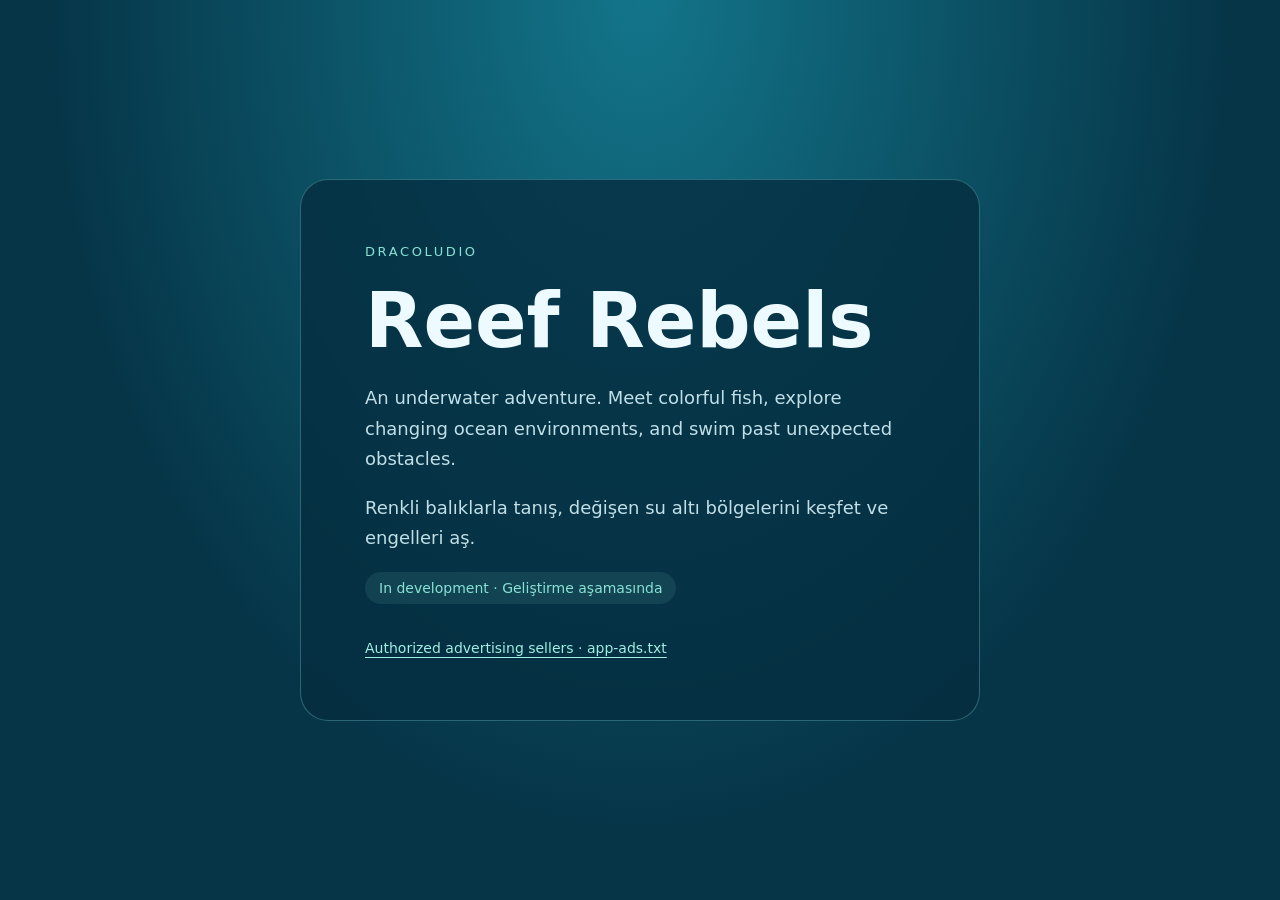
<file: index.html>
<!doctype html>
<html lang="en">
<meta charset="utf-8">
<meta name="viewport" content="width=device-width, initial-scale=1">
<meta name="theme-color" content="#063548">
<title>Reef Rebels · Dracoludio</title>
<style>
*{box-sizing:border-box}
body{margin:0;min-height:100vh;display:grid;place-items:center;padding:28px;color:#edfaff;background:radial-gradient(ellipse at top,#13758a,#063548 65%);font-family:system-ui,sans-serif}
main{max-width:680px;padding:clamp(28px,7vw,64px);border:1px solid #78d6db55;border-radius:28px;background:#062d40cc}
.brand{color:#88e2d3;text-transform:uppercase;letter-spacing:.2em;font-size:13px}
h1{font-size:clamp(42px,9vw,76px);line-height:1.05;margin:22px 0}
p{color:#c1dfe7;line-height:1.7;font-size:18px}
.status{display:inline-block;padding:8px 14px;background:#88e2d31a;border-radius:20px;font-size:14px;color:#88e2d3}
footer{margin-top:36px;font-size:14px}
a{color:#a0efe1;text-underline-offset:4px}
a:focus-visible{outline:2px solid #fff;outline-offset:5px}
</style>
<main>
<div class="brand">Dracoludio</div>
<h1>Reef Rebels</h1>
<p>An underwater adventure. Meet colorful fish, explore changing ocean environments, and swim past unexpected obstacles.</p>
<p lang="tr">Renkli balıklarla tanış, değişen su altı bölgelerini keşfet ve engelleri aş.</p>
<span class="status">In development · Geliştirme aşamasında</span>
<footer><a href="/app-ads.txt">Authorized advertising sellers · app-ads.txt</a></footer>
</main>
</html>
</file>
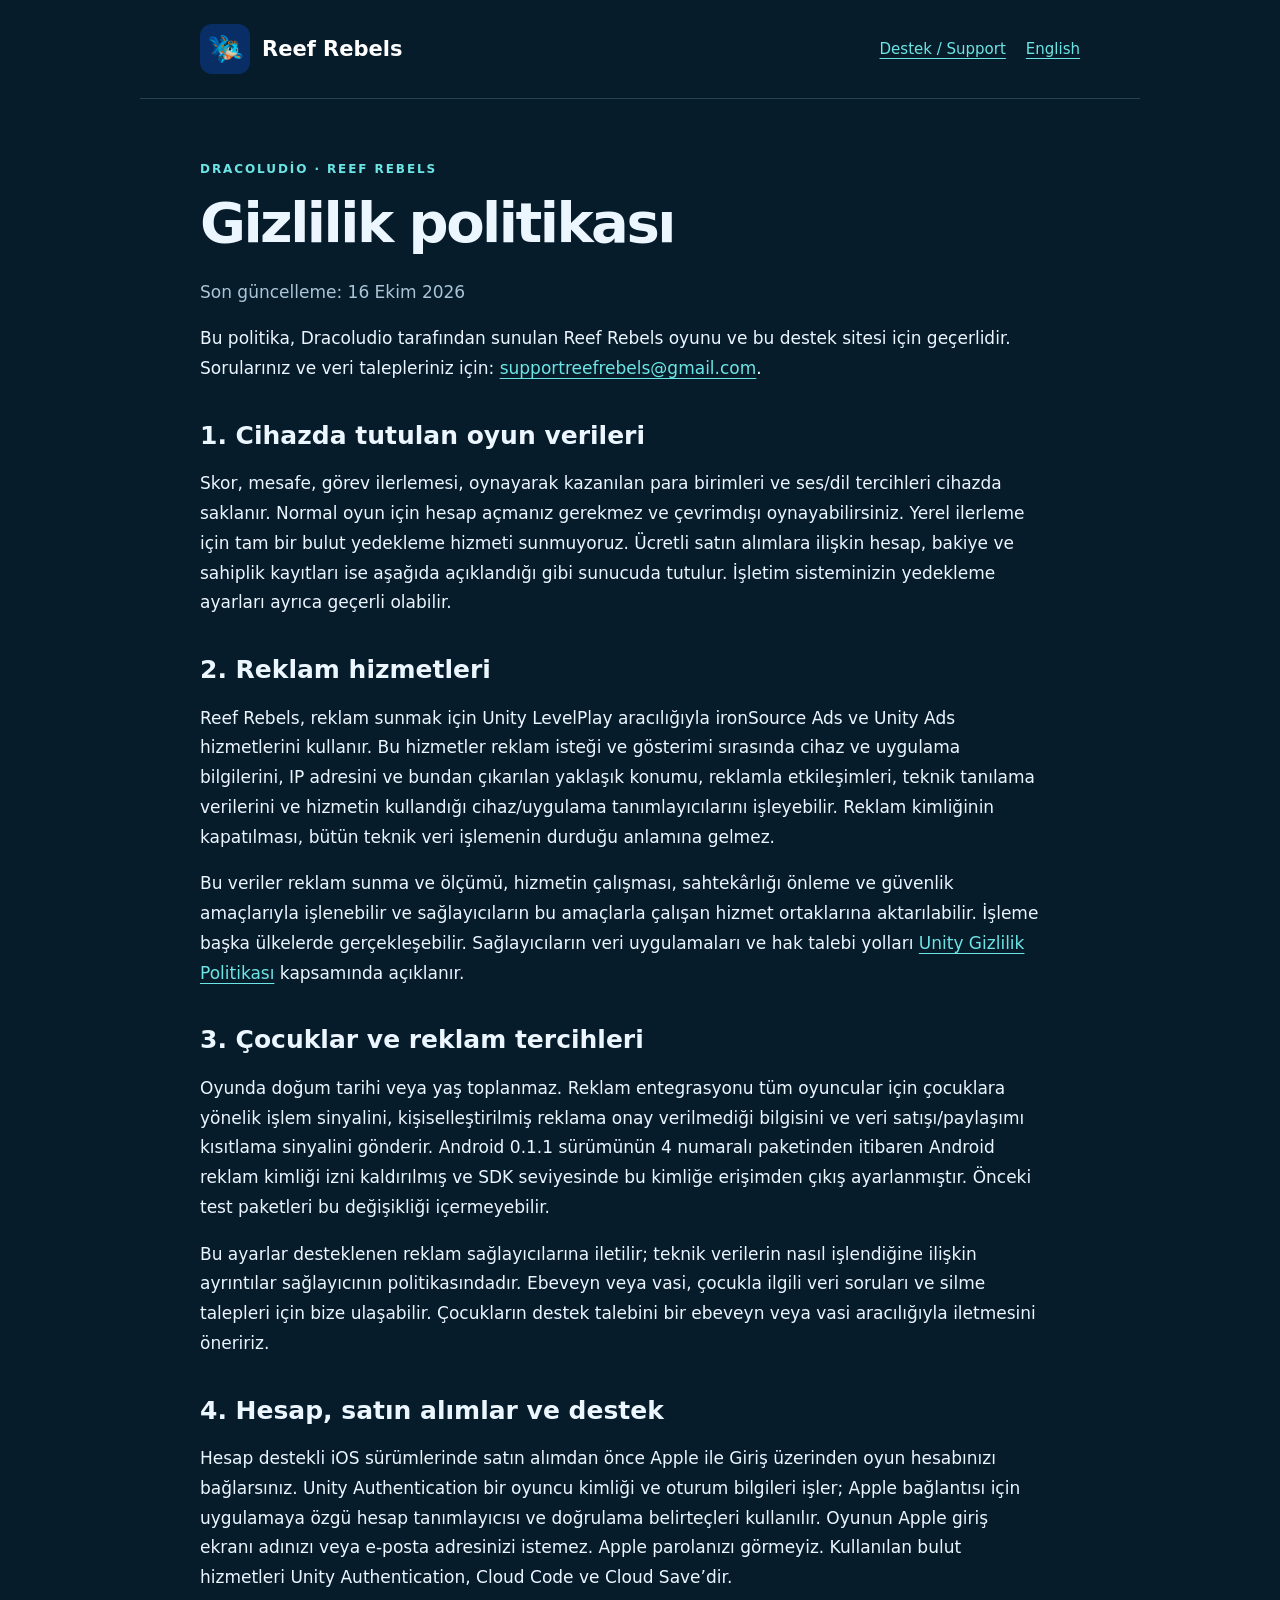
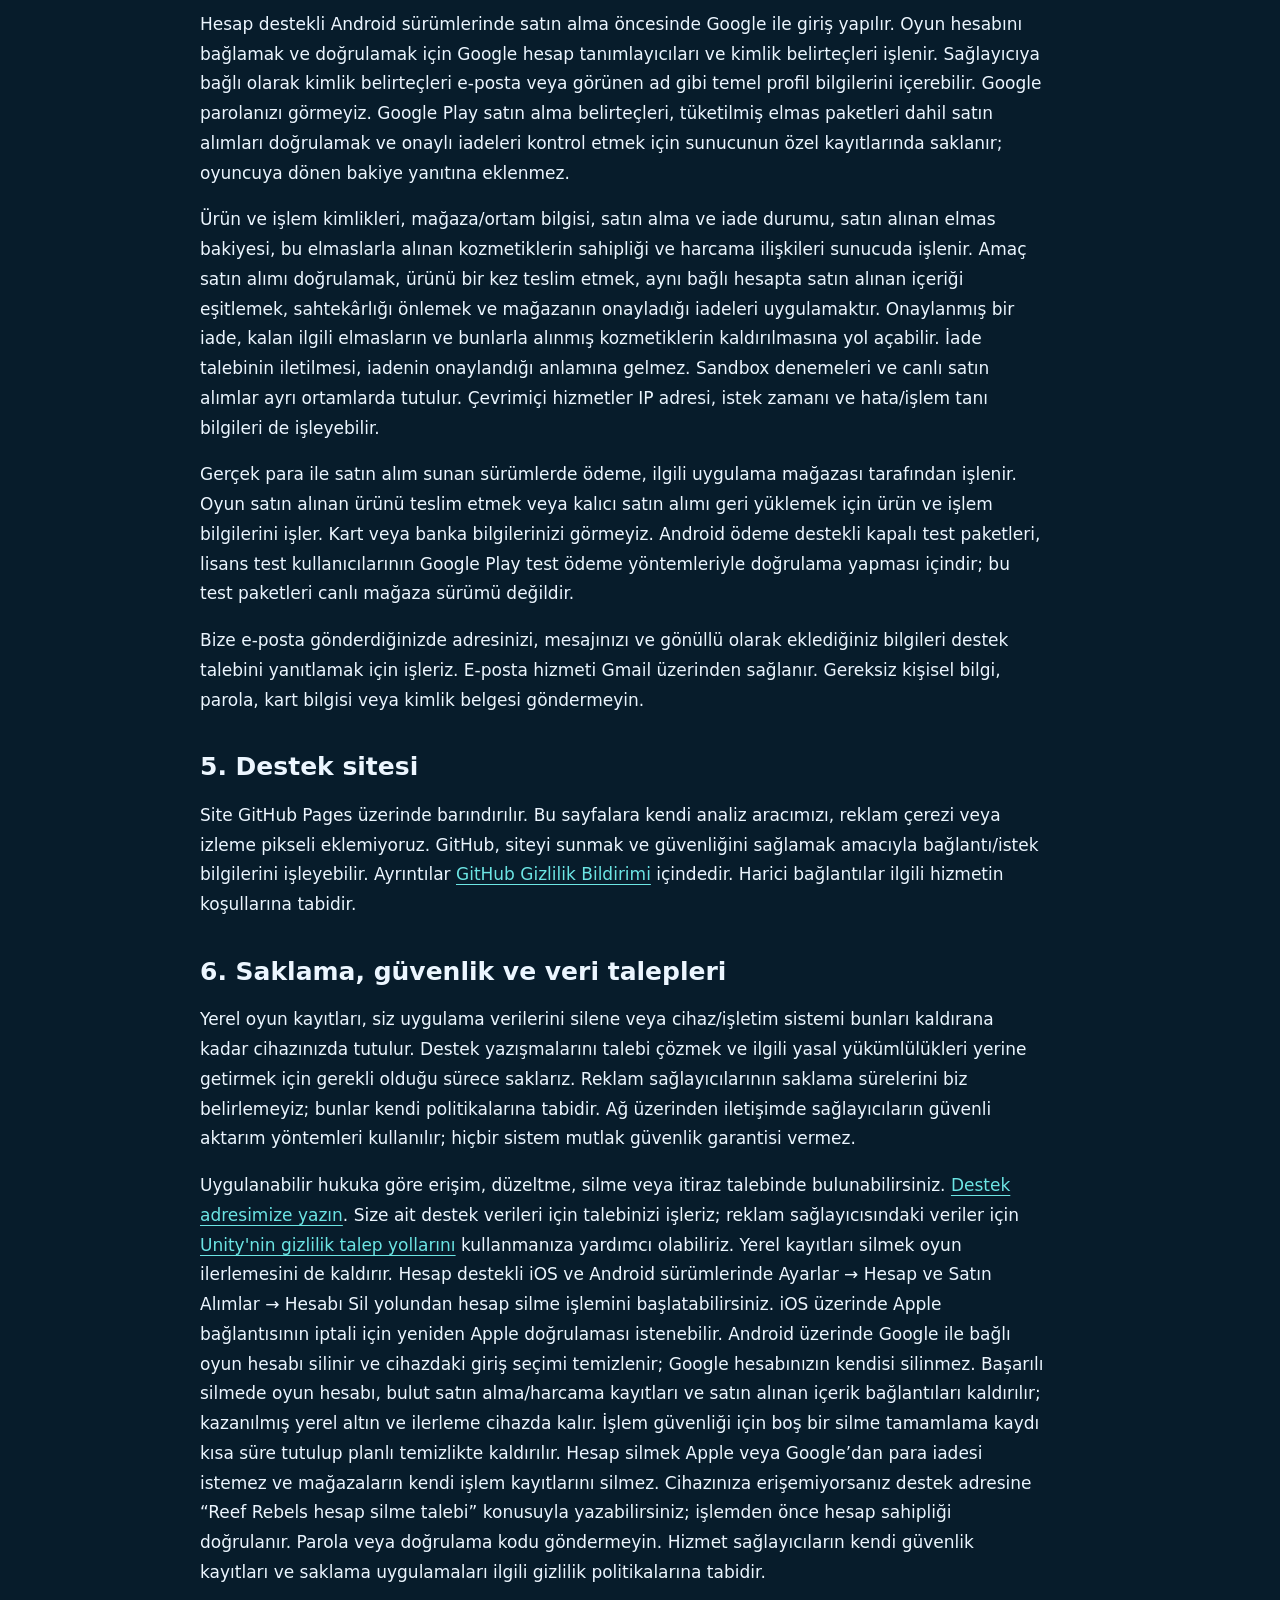
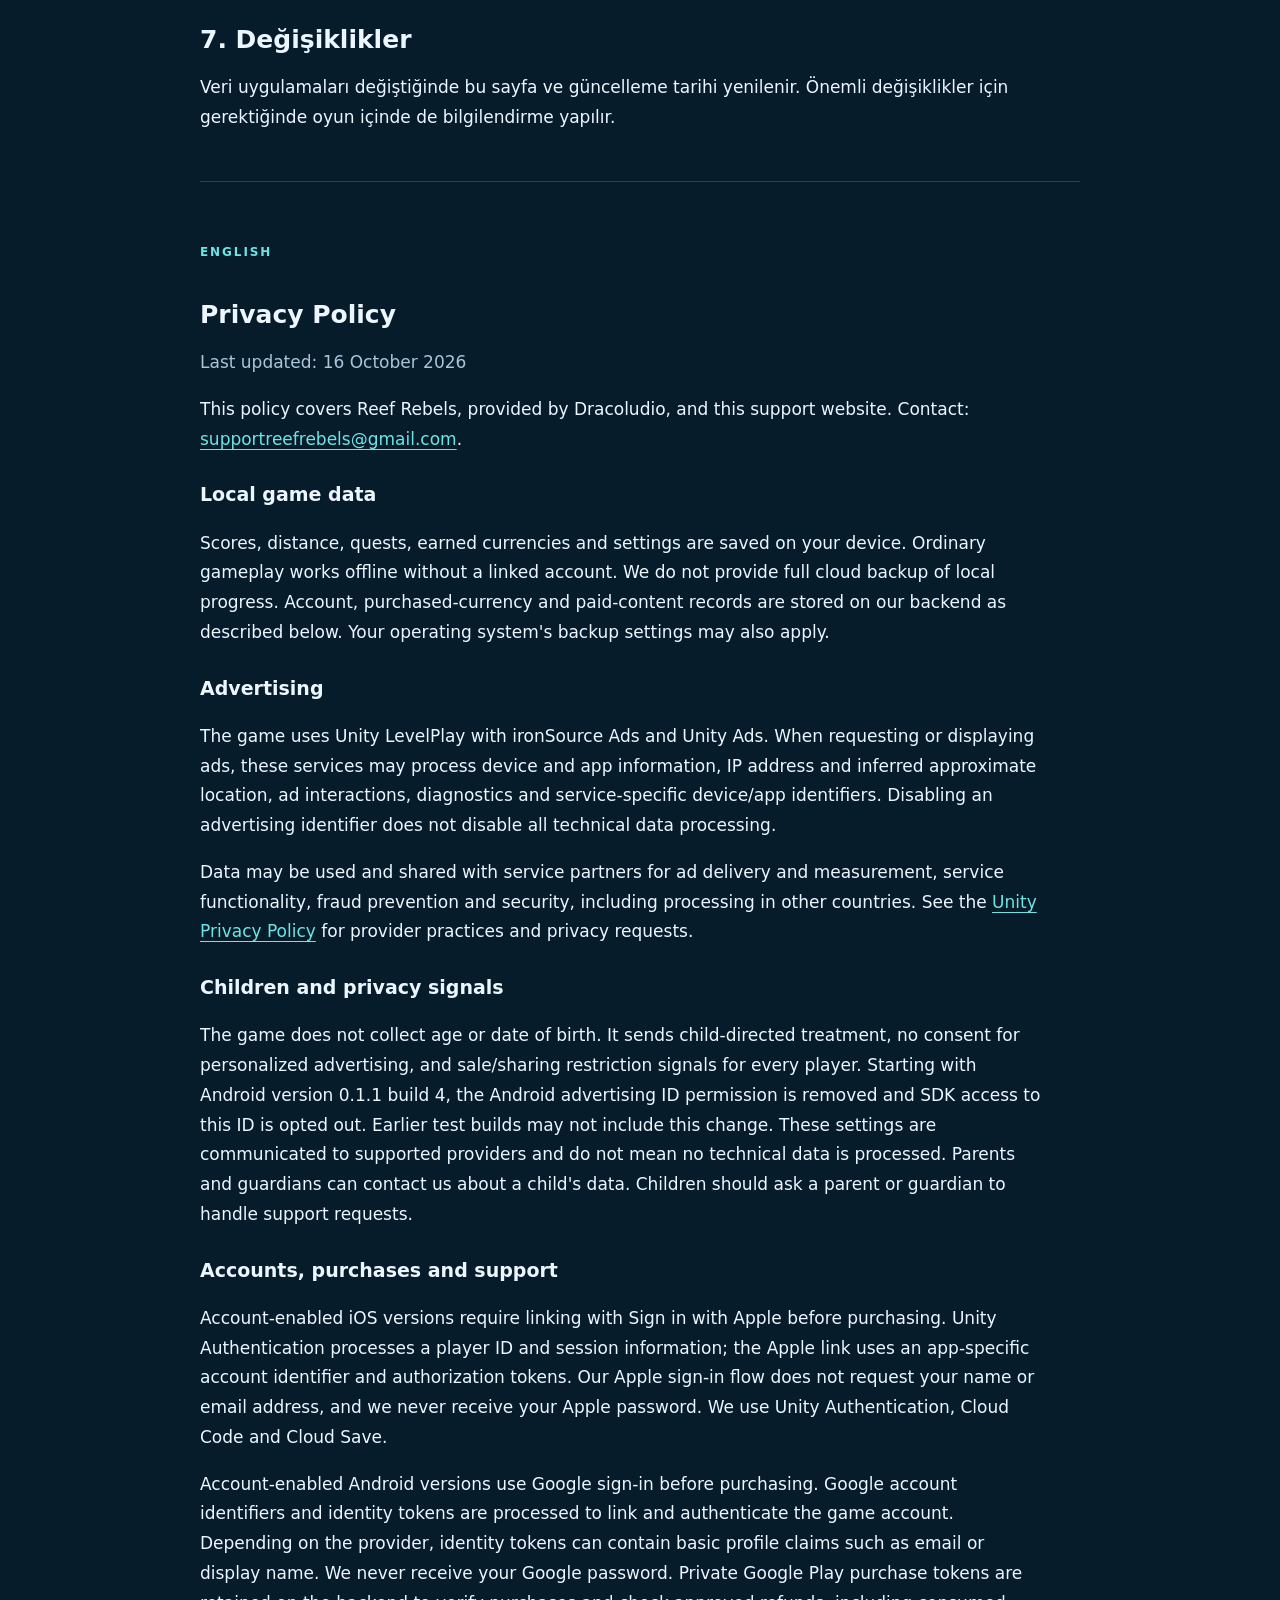
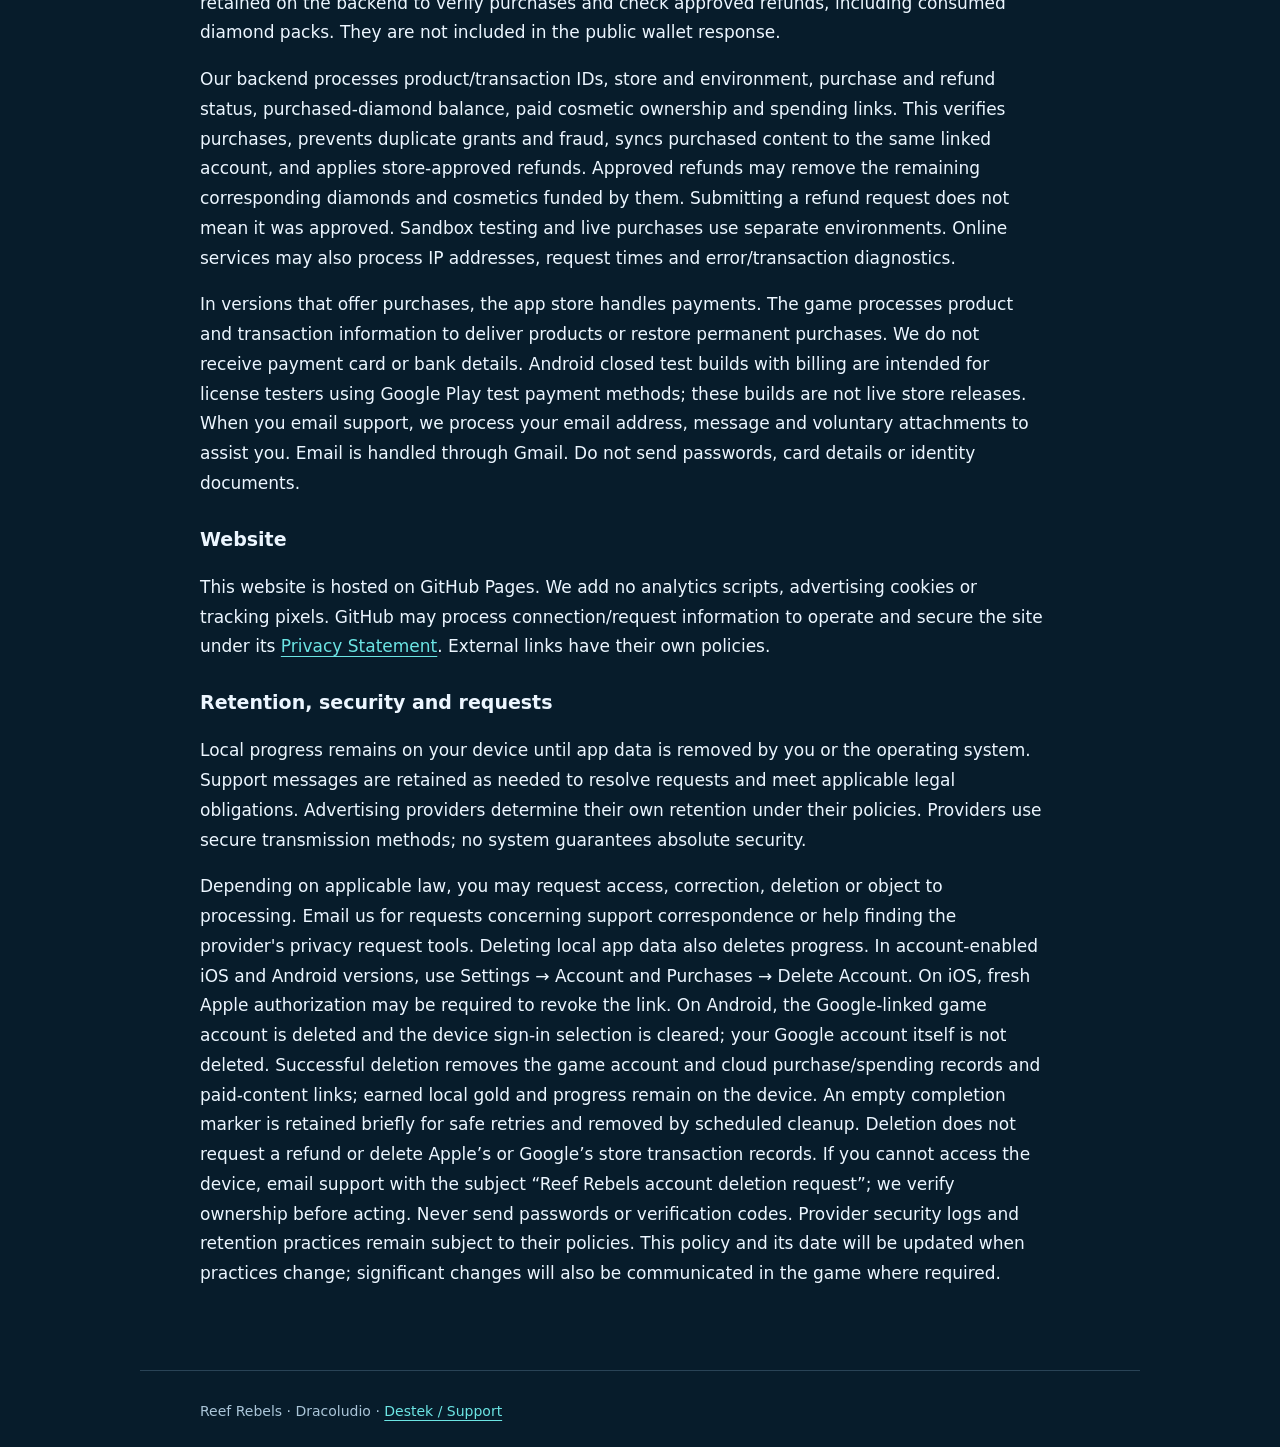
<file: privacy.html>
<!doctype html>
<html lang="tr"><head><meta charset="utf-8"><meta name="viewport" content="width=device-width,initial-scale=1"><meta name="description" content="Reef Rebels gizlilik politikası: yerel oyun kayıtları, reklam hizmetleri, destek ve veri talepleri."><title>Reef Rebels | Gizlilik / Privacy</title><link rel="stylesheet" href="reef.css"></head>
<body><header><a class="brand" href="support.html"><img src="reef-icon.png" alt="" width="50" height="50">Reef Rebels</a><nav aria-label="Sayfalar"><a href="support.html">Destek / Support</a><a href="#english" lang="en">English</a></nav></header>
<main><p class="eyebrow">Dracoludio · Reef Rebels</p><h1>Gizlilik politikası</h1><p class="muted">Son güncelleme: 16 Ekim 2026</p><p>Bu politika, Dracoludio tarafından sunulan Reef Rebels oyunu ve bu destek sitesi için geçerlidir. Sorularınız ve veri talepleriniz için: <a href="mailto:supportreefrebels@gmail.com">supportreefrebels@gmail.com</a>.</p>
<h2>1. Cihazda tutulan oyun verileri</h2><p>Skor, mesafe, görev ilerlemesi, oynayarak kazanılan para birimleri ve ses/dil tercihleri cihazda saklanır. Normal oyun için hesap açmanız gerekmez ve çevrimdışı oynayabilirsiniz. Yerel ilerleme için tam bir bulut yedekleme hizmeti sunmuyoruz. Ücretli satın alımlara ilişkin hesap, bakiye ve sahiplik kayıtları ise aşağıda açıklandığı gibi sunucuda tutulur. İşletim sisteminizin yedekleme ayarları ayrıca geçerli olabilir.</p>
<h2>2. Reklam hizmetleri</h2><p>Reef Rebels, reklam sunmak için Unity LevelPlay aracılığıyla ironSource Ads ve Unity Ads hizmetlerini kullanır. Bu hizmetler reklam isteği ve gösterimi sırasında cihaz ve uygulama bilgilerini, IP adresini ve bundan çıkarılan yaklaşık konumu, reklamla etkileşimleri, teknik tanılama verilerini ve hizmetin kullandığı cihaz/uygulama tanımlayıcılarını işleyebilir. Reklam kimliğinin kapatılması, bütün teknik veri işlemenin durduğu anlamına gelmez.</p><p>Bu veriler reklam sunma ve ölçümü, hizmetin çalışması, sahtekârlığı önleme ve güvenlik amaçlarıyla işlenebilir ve sağlayıcıların bu amaçlarla çalışan hizmet ortaklarına aktarılabilir. İşleme başka ülkelerde gerçekleşebilir. Sağlayıcıların veri uygulamaları ve hak talebi yolları <a href="https://unity.com/legal/privacy-policy">Unity Gizlilik Politikası</a> kapsamında açıklanır.</p>
<h2>3. Çocuklar ve reklam tercihleri</h2><p>Oyunda doğum tarihi veya yaş toplanmaz. Reklam entegrasyonu tüm oyuncular için çocuklara yönelik işlem sinyalini, kişiselleştirilmiş reklama onay verilmediği bilgisini ve veri satışı/paylaşımı kısıtlama sinyalini gönderir. Android 0.1.1 sürümünün 4 numaralı paketinden itibaren Android reklam kimliği izni kaldırılmış ve SDK seviyesinde bu kimliğe erişimden çıkış ayarlanmıştır. Önceki test paketleri bu değişikliği içermeyebilir.</p><p>Bu ayarlar desteklenen reklam sağlayıcılarına iletilir; teknik verilerin nasıl işlendiğine ilişkin ayrıntılar sağlayıcının politikasındadır. Ebeveyn veya vasi, çocukla ilgili veri soruları ve silme talepleri için bize ulaşabilir. Çocukların destek talebini bir ebeveyn veya vasi aracılığıyla iletmesini öneririz.</p>
<h2>4. Hesap, satın alımlar ve destek</h2><p>Hesap destekli iOS sürümlerinde satın alımdan önce Apple ile Giriş üzerinden oyun hesabınızı bağlarsınız. Unity Authentication bir oyuncu kimliği ve oturum bilgileri işler; Apple bağlantısı için uygulamaya özgü hesap tanımlayıcısı ve doğrulama belirteçleri kullanılır. Oyunun Apple giriş ekranı adınızı veya e-posta adresinizi istemez. Apple parolanızı görmeyiz. Kullanılan bulut hizmetleri Unity Authentication, Cloud Code ve Cloud Save’dir.</p><p>Hesap destekli Android sürümlerinde satın alma öncesinde Google ile giriş yapılır. Oyun hesabını bağlamak ve doğrulamak için Google hesap tanımlayıcıları ve kimlik belirteçleri işlenir. Sağlayıcıya bağlı olarak kimlik belirteçleri e-posta veya görünen ad gibi temel profil bilgilerini içerebilir. Google parolanızı görmeyiz. Google Play satın alma belirteçleri, tüketilmiş elmas paketleri dahil satın alımları doğrulamak ve onaylı iadeleri kontrol etmek için sunucunun özel kayıtlarında saklanır; oyuncuya dönen bakiye yanıtına eklenmez.</p><p>Ürün ve işlem kimlikleri, mağaza/ortam bilgisi, satın alma ve iade durumu, satın alınan elmas bakiyesi, bu elmaslarla alınan kozmetiklerin sahipliği ve harcama ilişkileri sunucuda işlenir. Amaç satın alımı doğrulamak, ürünü bir kez teslim etmek, aynı bağlı hesapta satın alınan içeriği eşitlemek, sahtekârlığı önlemek ve mağazanın onayladığı iadeleri uygulamaktır. Onaylanmış bir iade, kalan ilgili elmasların ve bunlarla alınmış kozmetiklerin kaldırılmasına yol açabilir. İade talebinin iletilmesi, iadenin onaylandığı anlamına gelmez. Sandbox denemeleri ve canlı satın alımlar ayrı ortamlarda tutulur. Çevrimiçi hizmetler IP adresi, istek zamanı ve hata/işlem tanı bilgileri de işleyebilir.</p><p>Gerçek para ile satın alım sunan sürümlerde ödeme, ilgili uygulama mağazası tarafından işlenir. Oyun satın alınan ürünü teslim etmek veya kalıcı satın alımı geri yüklemek için ürün ve işlem bilgilerini işler. Kart veya banka bilgilerinizi görmeyiz. Android ödeme destekli kapalı test paketleri, lisans test kullanıcılarının Google Play test ödeme yöntemleriyle doğrulama yapması içindir; bu test paketleri canlı mağaza sürümü değildir.</p><p>Bize e-posta gönderdiğinizde adresinizi, mesajınızı ve gönüllü olarak eklediğiniz bilgileri destek talebini yanıtlamak için işleriz. E-posta hizmeti Gmail üzerinden sağlanır. Gereksiz kişisel bilgi, parola, kart bilgisi veya kimlik belgesi göndermeyin.</p>
<h2>5. Destek sitesi</h2><p>Site GitHub Pages üzerinde barındırılır. Bu sayfalara kendi analiz aracımızı, reklam çerezi veya izleme pikseli eklemiyoruz. GitHub, siteyi sunmak ve güvenliğini sağlamak amacıyla bağlantı/istek bilgilerini işleyebilir. Ayrıntılar <a href="https://docs.github.com/en/site-policy/privacy-policies/github-general-privacy-statement">GitHub Gizlilik Bildirimi</a> içindedir. Harici bağlantılar ilgili hizmetin koşullarına tabidir.</p>
<h2>6. Saklama, güvenlik ve veri talepleri</h2><p>Yerel oyun kayıtları, siz uygulama verilerini silene veya cihaz/işletim sistemi bunları kaldırana kadar cihazınızda tutulur. Destek yazışmalarını talebi çözmek ve ilgili yasal yükümlülükleri yerine getirmek için gerekli olduğu sürece saklarız. Reklam sağlayıcılarının saklama sürelerini biz belirlemeyiz; bunlar kendi politikalarına tabidir. Ağ üzerinden iletişimde sağlayıcıların güvenli aktarım yöntemleri kullanılır; hiçbir sistem mutlak güvenlik garantisi vermez.</p><p>Uygulanabilir hukuka göre erişim, düzeltme, silme veya itiraz talebinde bulunabilirsiniz. <a href="mailto:supportreefrebels@gmail.com?subject=Reef%20Rebels%20veri%20talebi">Destek adresimize yazın</a>. Size ait destek verileri için talebinizi işleriz; reklam sağlayıcısındaki veriler için <a href="https://unity.com/legal/privacy-policy">Unity'nin gizlilik talep yollarını</a> kullanmanıza yardımcı olabiliriz. Yerel kayıtları silmek oyun ilerlemesini de kaldırır. Hesap destekli iOS ve Android sürümlerinde Ayarlar → Hesap ve Satın Alımlar → Hesabı Sil yolundan hesap silme işlemini başlatabilirsiniz. iOS üzerinde Apple bağlantısının iptali için yeniden Apple doğrulaması istenebilir. Android üzerinde Google ile bağlı oyun hesabı silinir ve cihazdaki giriş seçimi temizlenir; Google hesabınızın kendisi silinmez. Başarılı silmede oyun hesabı, bulut satın alma/harcama kayıtları ve satın alınan içerik bağlantıları kaldırılır; kazanılmış yerel altın ve ilerleme cihazda kalır. İşlem güvenliği için boş bir silme tamamlama kaydı kısa süre tutulup planlı temizlikte kaldırılır. Hesap silmek Apple veya Google’dan para iadesi istemez ve mağazaların kendi işlem kayıtlarını silmez. Cihazınıza erişemiyorsanız destek adresine “Reef Rebels hesap silme talebi” konusuyla yazabilirsiniz; işlemden önce hesap sahipliği doğrulanır. Parola veya doğrulama kodu göndermeyin. Hizmet sağlayıcıların kendi güvenlik kayıtları ve saklama uygulamaları ilgili gizlilik politikalarına tabidir.</p>
<h2>7. Değişiklikler</h2><p>Veri uygulamaları değiştiğinde bu sayfa ve güncelleme tarihi yenilenir. Önemli değişiklikler için gerektiğinde oyun içinde de bilgilendirme yapılır.</p>
<section class="language" id="english" lang="en"><p class="eyebrow">English</p><h2>Privacy Policy</h2><p class="muted">Last updated: 16 October 2026</p><p>This policy covers Reef Rebels, provided by Dracoludio, and this support website. Contact: <a href="mailto:supportreefrebels@gmail.com">supportreefrebels@gmail.com</a>.</p>
<h3>Local game data</h3><p>Scores, distance, quests, earned currencies and settings are saved on your device. Ordinary gameplay works offline without a linked account. We do not provide full cloud backup of local progress. Account, purchased-currency and paid-content records are stored on our backend as described below. Your operating system's backup settings may also apply.</p>
<h3>Advertising</h3><p>The game uses Unity LevelPlay with ironSource Ads and Unity Ads. When requesting or displaying ads, these services may process device and app information, IP address and inferred approximate location, ad interactions, diagnostics and service-specific device/app identifiers. Disabling an advertising identifier does not disable all technical data processing.</p><p>Data may be used and shared with service partners for ad delivery and measurement, service functionality, fraud prevention and security, including processing in other countries. See the <a href="https://unity.com/legal/privacy-policy">Unity Privacy Policy</a> for provider practices and privacy requests.</p>
<h3>Children and privacy signals</h3><p>The game does not collect age or date of birth. It sends child-directed treatment, no consent for personalized advertising, and sale/sharing restriction signals for every player. Starting with Android version 0.1.1 build 4, the Android advertising ID permission is removed and SDK access to this ID is opted out. Earlier test builds may not include this change. These settings are communicated to supported providers and do not mean no technical data is processed. Parents and guardians can contact us about a child's data. Children should ask a parent or guardian to handle support requests.</p>
<h3>Accounts, purchases and support</h3><p>Account-enabled iOS versions require linking with Sign in with Apple before purchasing. Unity Authentication processes a player ID and session information; the Apple link uses an app-specific account identifier and authorization tokens. Our Apple sign-in flow does not request your name or email address, and we never receive your Apple password. We use Unity Authentication, Cloud Code and Cloud Save.</p><p>Account-enabled Android versions use Google sign-in before purchasing. Google account identifiers and identity tokens are processed to link and authenticate the game account. Depending on the provider, identity tokens can contain basic profile claims such as email or display name. We never receive your Google password. Private Google Play purchase tokens are retained on the backend to verify purchases and check approved refunds, including consumed diamond packs. They are not included in the public wallet response.</p><p>Our backend processes product/transaction IDs, store and environment, purchase and refund status, purchased-diamond balance, paid cosmetic ownership and spending links. This verifies purchases, prevents duplicate grants and fraud, syncs purchased content to the same linked account, and applies store-approved refunds. Approved refunds may remove the remaining corresponding diamonds and cosmetics funded by them. Submitting a refund request does not mean it was approved. Sandbox testing and live purchases use separate environments. Online services may also process IP addresses, request times and error/transaction diagnostics.</p><p>In versions that offer purchases, the app store handles payments. The game processes product and transaction information to deliver products or restore permanent purchases. We do not receive payment card or bank details. Android closed test builds with billing are intended for license testers using Google Play test payment methods; these builds are not live store releases. When you email support, we process your email address, message and voluntary attachments to assist you. Email is handled through Gmail. Do not send passwords, card details or identity documents.</p>
<h3>Website</h3><p>This website is hosted on GitHub Pages. We add no analytics scripts, advertising cookies or tracking pixels. GitHub may process connection/request information to operate and secure the site under its <a href="https://docs.github.com/en/site-policy/privacy-policies/github-general-privacy-statement">Privacy Statement</a>. External links have their own policies.</p>
<h3>Retention, security and requests</h3><p>Local progress remains on your device until app data is removed by you or the operating system. Support messages are retained as needed to resolve requests and meet applicable legal obligations. Advertising providers determine their own retention under their policies. Providers use secure transmission methods; no system guarantees absolute security.</p><p>Depending on applicable law, you may request access, correction, deletion or object to processing. Email us for requests concerning support correspondence or help finding the provider's privacy request tools. Deleting local app data also deletes progress. In account-enabled iOS and Android versions, use Settings → Account and Purchases → Delete Account. On iOS, fresh Apple authorization may be required to revoke the link. On Android, the Google-linked game account is deleted and the device sign-in selection is cleared; your Google account itself is not deleted. Successful deletion removes the game account and cloud purchase/spending records and paid-content links; earned local gold and progress remain on the device. An empty completion marker is retained briefly for safe retries and removed by scheduled cleanup. Deletion does not request a refund or delete Apple’s or Google’s store transaction records. If you cannot access the device, email support with the subject “Reef Rebels account deletion request”; we verify ownership before acting. Never send passwords or verification codes. Provider security logs and retention practices remain subject to their policies. This policy and its date will be updated when practices change; significant changes will also be communicated in the game where required.</p></section></main><footer>Reef Rebels · Dracoludio · <a href="support.html">Destek / Support</a></footer></body></html>
</file>
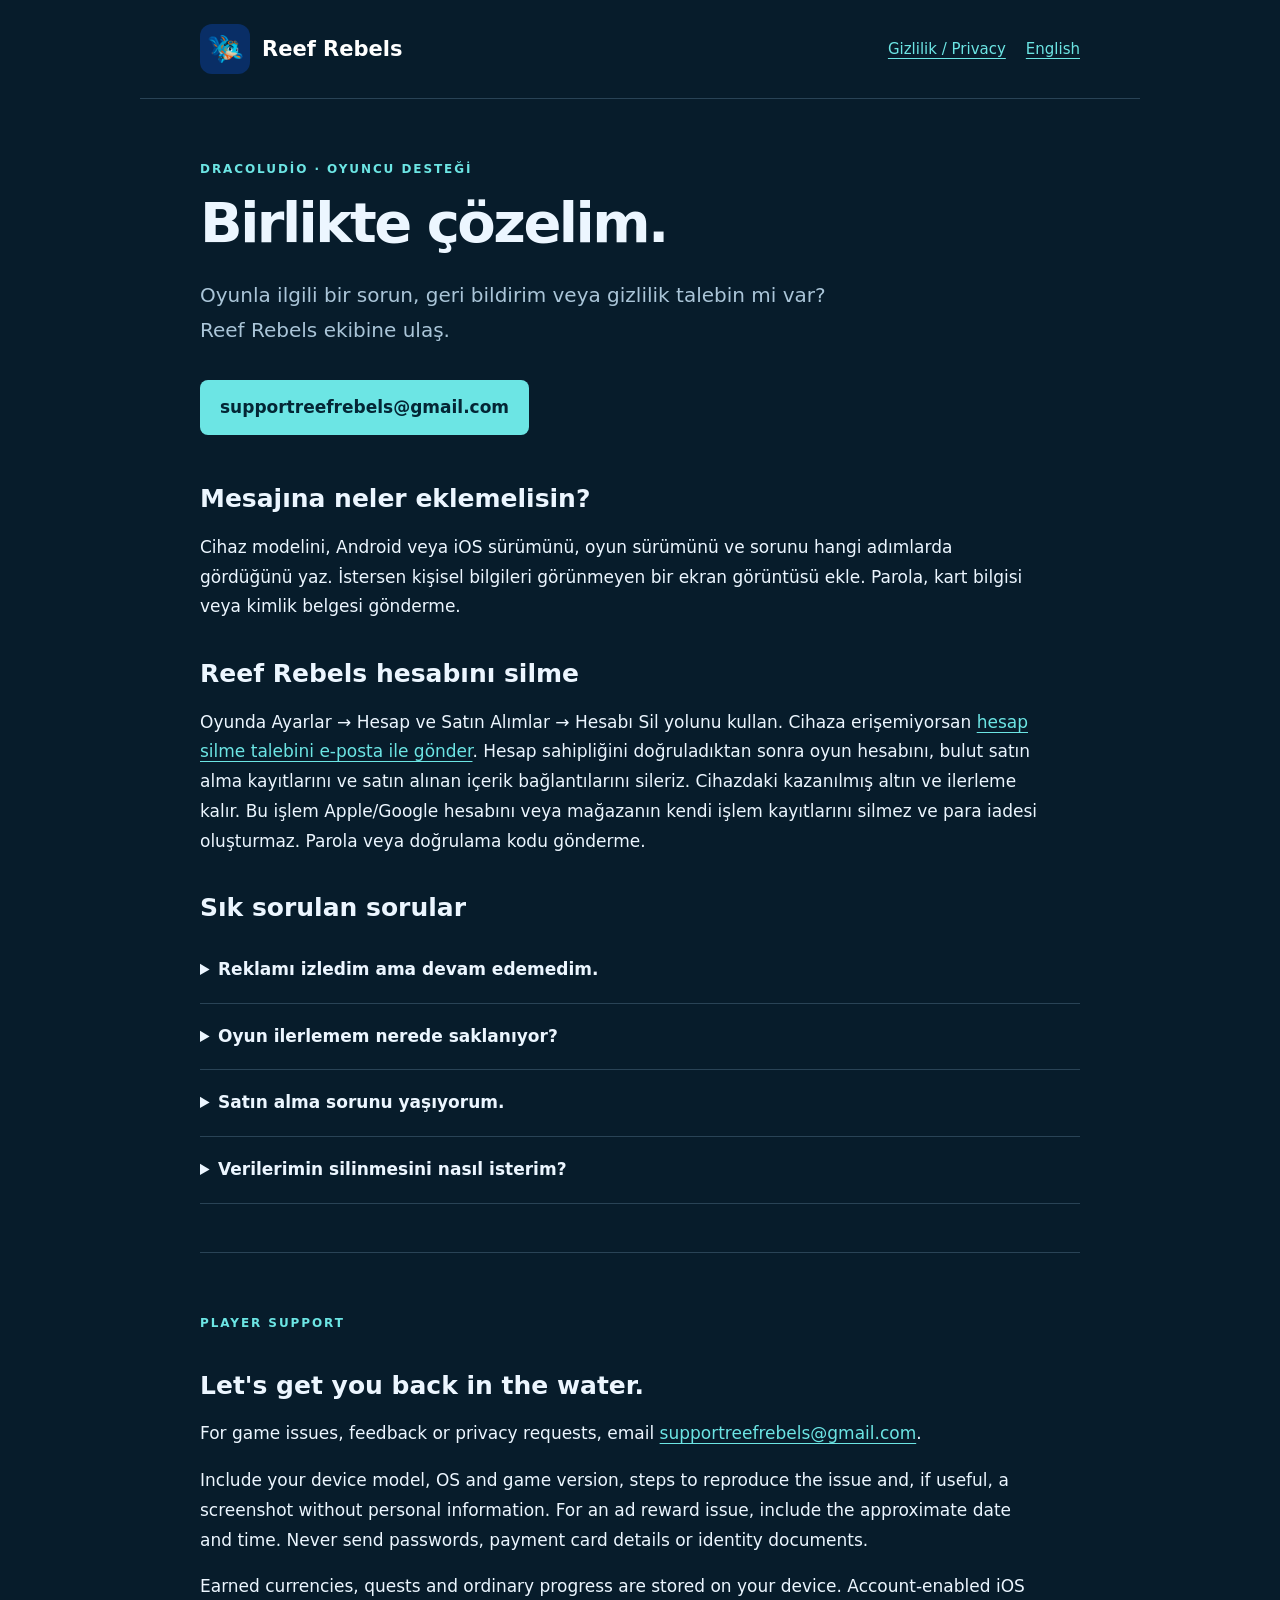
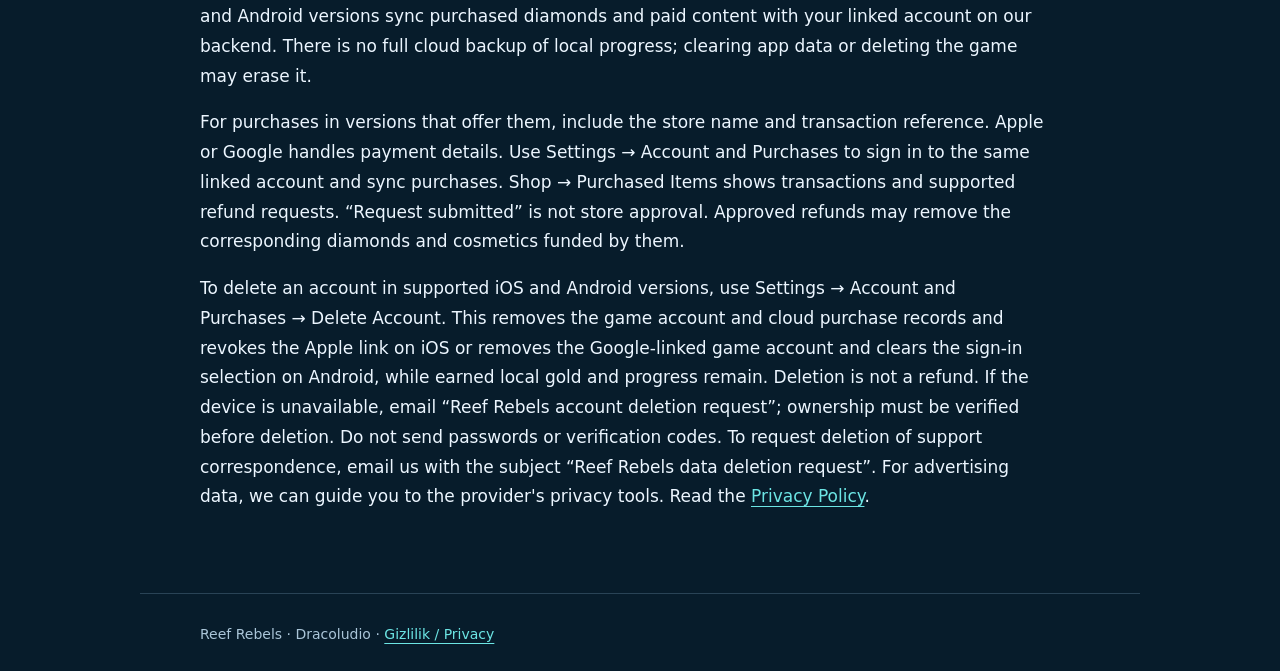
<file: support.html>
<!doctype html>
<html lang="tr"><head><meta charset="utf-8"><meta name="viewport" content="width=device-width,initial-scale=1"><meta name="description" content="Reef Rebels oyun desteği, gizlilik talepleri ve sık sorulan sorular. Game support and privacy requests."><title>Reef Rebels | Destek / Support</title><link rel="stylesheet" href="reef.css"></head>
<body><header><a class="brand" href="support.html"><img src="reef-icon.png" alt="" width="50" height="50">Reef Rebels</a><nav aria-label="Sayfalar"><a href="privacy.html">Gizlilik / Privacy</a><a href="#english" lang="en">English</a></nav></header>
<main><p class="eyebrow">Dracoludio · Oyuncu desteği</p><h1>Birlikte çözelim.</h1><p class="intro">Oyunla ilgili bir sorun, geri bildirim veya gizlilik talebin mi var? Reef Rebels ekibine ulaş.</p><a class="contact" href="mailto:supportreefrebels@gmail.com">supportreefrebels@gmail.com</a>
<h2>Mesajına neler eklemelisin?</h2><p>Cihaz modelini, Android veya iOS sürümünü, oyun sürümünü ve sorunu hangi adımlarda gördüğünü yaz. İstersen kişisel bilgileri görünmeyen bir ekran görüntüsü ekle. Parola, kart bilgisi veya kimlik belgesi gönderme.</p>
<h2 id="account-deletion">Reef Rebels hesabını silme</h2><p>Oyunda Ayarlar → Hesap ve Satın Alımlar → Hesabı Sil yolunu kullan. Cihaza erişemiyorsan <a href="mailto:supportreefrebels@gmail.com?subject=Reef%20Rebels%20hesap%20silme%20talebi">hesap silme talebini e-posta ile gönder</a>. Hesap sahipliğini doğruladıktan sonra oyun hesabını, bulut satın alma kayıtlarını ve satın alınan içerik bağlantılarını sileriz. Cihazdaki kazanılmış altın ve ilerleme kalır. Bu işlem Apple/Google hesabını veya mağazanın kendi işlem kayıtlarını silmez ve para iadesi oluşturmaz. Parola veya doğrulama kodu gönderme.</p>
<h2>Sık sorulan sorular</h2>
<details><summary>Reklamı izledim ama devam edemedim.</summary><p>Reklamı tamamlayıp kapattığında ne olduğunu, tarih ve yaklaşık saati, cihaz modelini ve oyun sürümünü gönder. Reklamın görünmesi ve ödülün verilmesi ayrı adımlardır; bu bilgiler sorunu incelememize yardımcı olur.</p></details>
<details><summary>Oyun ilerlemem nerede saklanıyor?</summary><p>Kazanılmış altın, görevler ve normal oyun ilerlemesi cihazda tutulur. Hesap destekli iOS ve Android sürümlerinde satın alınan elmaslar ve bunlarla alınan içerikler bağlı hesabınla sunucuda eşitlenir. Yerel ilerlemenin tam bulut yedeği yoktur; uygulama verilerini temizlemek veya oyunu silmek bu ilerlemeyi kaybetmene neden olabilir.</p></details>
<details><summary>Satın alma sorunu yaşıyorum.</summary><p>Satın alma özelliğinin bulunduğu sürümlerde, mağaza adını ve işlem numarasını destek mesajına ekleyebilirsin. Ödeme bilgilerini Apple veya Google işler; kart numaranı bize gönderme. Önce Ayarlar → Hesap ve Satın Alımlar bölümünden aynı bağlı hesaba girip Satın Alımları Eşitle seçeneğini kullan. Mağazadaki Satın Alınanlar bölümünde işlem geçmişi ve desteklenen iade başvuruları bulunur. “Talep iletildi” mağaza onayı değildir. Onaylanan iadelerde ilgili elmaslar ve bu elmaslarla alınan kozmetikler kaldırılabilir.</p></details>
<details><summary>Verilerimin silinmesini nasıl isterim?</summary><p>Hesap destekli iOS ve Android sürümlerinde Ayarlar → Hesap ve Satın Alımlar → Hesabı Sil yolunu kullanabilirsin. Bu işlem oyun hesabını ve bulut satın alma kayıtlarını kaldırır, iOS üzerinde Apple bağlantısını iptal eder, Android üzerinde Google ile bağlı oyun hesabını ve cihazdaki giriş seçimini kaldırır; kazanılmış yerel altın ve ilerleme kalır. Bu işlem para iadesi değildir. Cihaza erişemiyorsan bu adrese “Reef Rebels hesap silme talebi” konusuyla yazabilirsin. Önce hesap sahipliğini doğrularız; parola veya doğrulama kodu gönderme. Diğer veriler için “Reef Rebels veri silme talebi” konusuyla e-posta gönderebilirsin. Destek yazışmalarınla ilgili talebini işler, reklam sağlayıcılarındaki talepler için seni ilgili gizlilik araçlarına yönlendiririz. Cihazdaki yerel kayıtları uygulama verilerini silerek kaldırabilirsin; bu işlem ilerlemeyi de siler. Ayrıntılar <a href="privacy.html">gizlilik politikasında</a>.</p></details>
<section class="language" id="english" lang="en"><p class="eyebrow">Player support</p><h2>Let's get you back in the water.</h2><p>For game issues, feedback or privacy requests, email <a href="mailto:supportreefrebels@gmail.com">supportreefrebels@gmail.com</a>.</p><p>Include your device model, OS and game version, steps to reproduce the issue and, if useful, a screenshot without personal information. For an ad reward issue, include the approximate date and time. Never send passwords, payment card details or identity documents.</p><p>Earned currencies, quests and ordinary progress are stored on your device. Account-enabled iOS and Android versions sync purchased diamonds and paid content with your linked account on our backend. There is no full cloud backup of local progress; clearing app data or deleting the game may erase it.</p><p>For purchases in versions that offer them, include the store name and transaction reference. Apple or Google handles payment details. Use Settings → Account and Purchases to sign in to the same linked account and sync purchases. Shop → Purchased Items shows transactions and supported refund requests. “Request submitted” is not store approval. Approved refunds may remove the corresponding diamonds and cosmetics funded by them.</p><p>To delete an account in supported iOS and Android versions, use Settings → Account and Purchases → Delete Account. This removes the game account and cloud purchase records and revokes the Apple link on iOS or removes the Google-linked game account and clears the sign-in selection on Android, while earned local gold and progress remain. Deletion is not a refund. If the device is unavailable, email “Reef Rebels account deletion request”; ownership must be verified before deletion. Do not send passwords or verification codes. To request deletion of support correspondence, email us with the subject “Reef Rebels data deletion request”. For advertising data, we can guide you to the provider's privacy tools. Read the <a href="privacy.html#english">Privacy Policy</a>.</p></section></main><footer>Reef Rebels · Dracoludio · <a href="privacy.html">Gizlilik / Privacy</a></footer></body></html>
</file>
<file: reef.css>
:root{color-scheme:dark;--ink:#ecf6ff;--muted:#aac5d8;--aqua:#6ce5e4;--line:#294356}*{box-sizing:border-box}html{scroll-behavior:smooth}body{margin:0;background:#071c2b;color:var(--ink);font:17px/1.75 system-ui,-apple-system,BlinkMacSystemFont,"Segoe UI",sans-serif}a{color:var(--aqua);text-underline-offset:4px}a:hover{color:white}a:focus-visible,summary:focus-visible{outline:3px solid #ffd757;outline-offset:5px}header,main,footer{max-width:1000px;margin:auto;padding:24px clamp(20px,5vw,60px)}header{display:flex;gap:24px;align-items:center;justify-content:space-between;border-bottom:1px solid var(--line)}.brand{display:flex;align-items:center;gap:12px;color:white;font-weight:850;text-decoration:none;font-size:21px}.brand img{width:50px;height:50px;border-radius:12px}nav{display:flex;gap:20px;flex-wrap:wrap;font-size:15px}.eyebrow{text-transform:uppercase;letter-spacing:.16em;font-size:12px;color:var(--aqua);font-weight:700;margin:36px 0 8px}h1{font-size:clamp(34px,6vw,56px);line-height:1.1;letter-spacing:-.045em;margin:12px 0 24px}h2{font-size:25px;line-height:1.3;margin:36px 0 12px}h3{font-size:19px;margin:24px 0 8px}p{max-width:78ch}small,.muted{color:var(--muted)}.intro{font-size:20px;color:var(--muted);max-width:650px}.contact{display:inline-block;background:var(--aqua);color:#042635;padding:13px 20px;border-radius:8px;font-weight:750;text-decoration:none;overflow-wrap:anywhere;margin:12px 0}.contact:hover{background:#a9ffff;color:#042635}.notice{border-left:3px solid var(--aqua);padding:6px 20px;margin:28px 0;background:#0c283b}.language{padding-top:24px;margin-top:48px;border-top:1px solid var(--line)}li{margin:8px 0}footer{margin-top:40px;padding-top:28px;border-top:1px solid var(--line);color:var(--muted);font-size:14px}details{border-bottom:1px solid var(--line);padding:18px 0}summary{cursor:pointer;font-weight:700}details p{color:var(--muted)}@media(max-width:540px){header{align-items:flex-start;flex-direction:column;gap:12px}nav{gap:18px}main{padding-top:10px}.contact{font-size:15px}h2{font-size:23px}}@media(prefers-reduced-motion:reduce){html{scroll-behavior:auto}}
</file>
